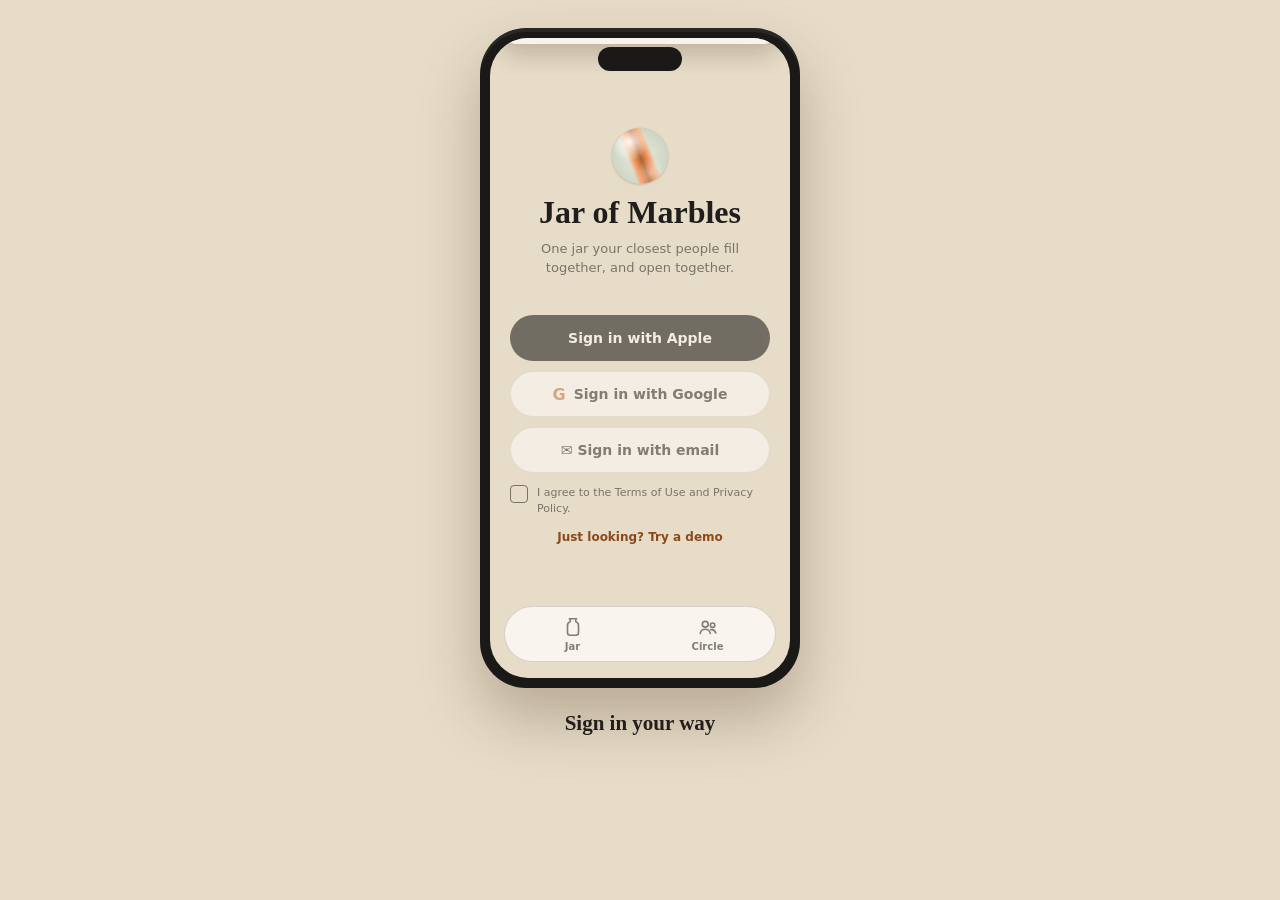
<file: how-it-works.html>
<!doctype html>
<html lang="en">
<head>
<meta charset="utf-8">
<meta name="viewport" content="width=device-width, initial-scale=1">
<title>How Jar of Marbles works</title>
<meta name="description" content="A short animated walkthrough of Jar of Marbles: build your circle, start one jar together, fill it with kindness and hurts, and open it together in person.">
<style>
  :root {
    --bg: #e7dcc7;
    --surface: #f5ead8;
    --sheet: #f9f4ed;
    --ink: #201e1d;
    --muted: rgba(32, 30, 29, .55);
    --border: rgba(32, 30, 29, .16);
    --accent: #c67139;
    --accent-text: #8c491a;
    --accent-tint: #ffe1d0;
    --avatar-bg: #e1eecc;
    --avatar-ink: #3d472b;
    --serif: ui-serif, "New York", Georgia, "Times New Roman", serif;
    --sans: ui-rounded, "SF Pro Rounded", system-ui, -apple-system, "Segoe UI", sans-serif;
  }
  * { box-sizing: border-box; }
  html, body { margin: 0; }
  body {
    background: var(--bg);
    color: var(--ink);
    font-family: var(--sans);
    -webkit-font-smoothing: antialiased;
  }
  html.embedded body { background: transparent; }
  html.embedded .phone { box-shadow: 0 22px 26px -14px rgba(60, 40, 20, .3); }
  html.embedded .wrap { padding: 8px 16px 12px; gap: 14px; }
  .wrap {
    max-width: 360px;
    margin: 0 auto;
    padding: 28px 16px 36px;
    display: flex;
    flex-direction: column;
    align-items: center;
    gap: 22px;
  }
  .stage { width: 100%; }
  .caption {
    margin: 0; min-height: 3.2em; text-align: center;
    font: 700 21px/1.25 var(--serif); color: var(--ink);
    transition: opacity .4s ease;
  }
  .caption.out { opacity: 0; }

  /* ---------- Phone ---------- */
  .stage { display: flex; justify-content: center; }
  .phone-box { width: 320px; height: 660px; position: relative; transform-origin: top left; }
  .phone {
    width: 320px; height: 660px;
    border-radius: 46px;
    background: #1b1917;
    padding: 10px;
    box-shadow: 0 30px 60px rgba(60, 40, 20, .28), 0 4px 0 rgba(255,255,255,.06) inset;
  }
  .screen {
    position: relative;
    width: 300px; height: 640px;
    border-radius: 38px;
    background: var(--bg);
    overflow: hidden;
  }
  .island {
    position: absolute; top: 9px; left: 50%; width: 84px; height: 24px;
    margin-left: -42px; border-radius: 14px; background: #1b1917; z-index: 30;
  }
  .scene {
    position: absolute; inset: 0 0 74px 0;
    padding: 56px 20px 0;
    opacity: 0; visibility: hidden;
    transition: opacity .45s ease;
  }
  .scene.active { opacity: 1; visibility: visible; }

  h2.screen-title { font: 700 26px/1.1 var(--serif); margin: 0 0 6px; }
  .sub { font-size: 13px; color: var(--muted); line-height: 1.4; margin: 0; transition: opacity .3s; }

  /* tab bar */
  .tabbar {
    position: absolute; left: 14px; right: 14px; bottom: 16px; height: 56px;
    border-radius: 28px; background: var(--sheet);
    border: 1px solid var(--border);
    display: flex; align-items: center; justify-content: space-around;
    z-index: 20;
  }
  .tab { display: flex; flex-direction: column; align-items: center; gap: 3px;
         font-size: 10px; color: var(--muted); font-weight: 600; transition: color .3s; width: 64px; }
  .tab svg { width: 22px; height: 22px; fill: none; stroke: currentColor; stroke-width: 1.8; stroke-linecap: round; stroke-linejoin: round; }
  .tab.on { color: var(--accent); }

  /* marbles: the same layers as the app's MarbleView (Components.swift), bottom to top:
     pale glass, a coloured band across the middle at the style's angle, a bright
     highlight top-left, a soft one bottom-right. --hue, --bright and --tilt vary each
     marble slightly, like the app does from each marble's id. */
  .marble {
    --light: #f6a06b; --dark: #b2622d; --angle: 68deg;
    --hue: 0deg; --bright: 1; --tilt: 0deg;
    width: var(--s, 46px); height: var(--s, 46px); border-radius: 50%;
    background:
      radial-gradient(circle at 70% 80%, rgba(255,255,255,.45) 0, rgba(255,255,255,0) calc(var(--s, 46px) * .26)),
      radial-gradient(circle at 31% 25%, rgba(255,255,255,.95) 0, rgba(255,255,255,.5) calc(var(--s, 46px) * .17), rgba(255,255,255,0) calc(var(--s, 46px) * .34)),
      linear-gradient(calc(var(--angle) + var(--tilt)),
        rgba(255,255,255,0) calc(50% - var(--s, 46px) * .22),
        var(--light) calc(50% - var(--s, 46px) * .14),
        var(--dark) 50%,
        var(--light) calc(50% + var(--s, 46px) * .14),
        rgba(255,255,255,0) calc(50% + var(--s, 46px) * .22)),
      radial-gradient(circle at 50% 52%, rgba(236,247,241,.5) 0, rgba(178,206,190,.55) calc(var(--s, 46px) * .55));
    box-shadow: 0 0 0 .5px rgba(0,0,0,.08), 0 1px 3px rgba(0,0,0,.12);
    filter: hue-rotate(var(--hue)) brightness(var(--bright));
    flex: none;
  }
  .amber { --light: #f6a06b; --dark: #b2622d; --angle: 68deg; }
  .sage  { --light: #aebf92; --dark: #728157; --angle: 90deg; }
  .coral { --light: #ffc6a5; --dark: #d67f48; --angle: 112deg; }
  .moss  { --light: #ccdbb2; --dark: #56633f; --angle: 68deg; }
  /* Pulled-out marbles on the shelf: plain and sealed, as in the app's SharedJarView. */
  .shelf-dot { width: 16px; height: 16px; border-radius: 50%; background: linear-gradient(rgba(32,30,29,.35), rgba(32,30,29,.65)); }

  /* buttons */
  .btn {
    display: flex; align-items: center; justify-content: center; gap: 8px;
    height: 46px; border-radius: 23px; font-weight: 600; font-size: 14px;
    transition: opacity .35s, transform .15s;
  }
  .btn.primary { background: var(--accent); color: #fff; }
  .btn.white { background: #fff; border: 1px solid var(--border); color: var(--ink); }
  .btn.black { background: #000; color: #fff; }
  .btn.small { height: 38px; font-size: 13px; }
  .btn.pressed { transform: scale(.96); }

  /* shared bits */
  .label { font-size: 11px; letter-spacing: .08em; text-transform: uppercase; color: var(--muted); font-weight: 700; margin: 14px 0 7px; }
  .chips { display: flex; gap: 8px; flex-wrap: wrap; }
  .chip { padding: 8px 14px; border-radius: 18px; background: var(--surface); font-size: 13px; font-weight: 600; transition: all .25s; border: 1.5px solid transparent; }
  .chip.sel { background: var(--accent-tint); color: #643312; border-color: var(--accent); }
  .chip.pressed { transform: scale(.95); }
  .editor { background: var(--surface); border-radius: 16px; padding: 11px 14px; min-height: 84px; font-size: 14px; line-height: 1.4; }
  .editor.one { min-height: 0; }
  .editor .ph { color: var(--muted); }
  .caret::after { content: ""; display: inline-block; width: 1.5px; height: 15px; background: var(--accent); margin-left: 1px; vertical-align: -2px; animation: blink 1s steps(1) infinite; }
  @keyframes blink { 50% { opacity: 0; } }
  .hint { font-size: 11px; color: var(--muted); margin-top: 6px; line-height: 1.4; }
  .row { display: flex; align-items: center; gap: 12px; background: var(--surface); border-radius: 16px; padding: 10px 14px; }
  .avatar { width: 34px; height: 34px; border-radius: 50%; background: var(--avatar-bg); color: var(--avatar-ink);
            display: flex; align-items: center; justify-content: center; font-weight: 700; font-size: 14px; flex: none; position: relative; }
  .row b { font-size: 14px; display: block; }
  .row small { font-size: 11px; color: var(--muted); }
  .people { display: flex; flex-direction: column; gap: 8px; margin-top: 14px; }
  .pill { margin-left: auto; font-size: 11px; font-weight: 700; padding: 4px 10px; border-radius: 10px; transition: all .35s; }
  .pill.invited { background: rgba(32,30,29,.07); color: var(--muted); }
  .pill.joined { background: var(--avatar-bg); color: var(--avatar-ink); }
  .dim { position: absolute; inset: 0; background: rgba(32,30,29,.35); opacity: 0; transition: opacity .35s; visibility: hidden; z-index: 5; }
  .dim.on { opacity: 1; visibility: visible; }
  .sheet {
    position: absolute; left: 0; right: 0; bottom: 0; background: var(--sheet);
    border-radius: 26px 26px 0 0; padding: 22px 20px 100px; z-index: 6;
    transform: translateY(calc(100% + 110px)); transition: transform .5s cubic-bezier(.2,.8,.2,1);
  }
  .sheet.on { transform: none; }
  .prompt { font: italic 400 15px/1.4 var(--serif); margin: 14px 0 8px; }
  .sheet.tall { top: 64px; padding-top: 20px; }
  .sheet h3 { margin: 0 0 4px; font: 700 20px var(--serif); }
  .sheet .btn { margin-top: 12px; }
  .toast {
    position: absolute; left: 20px; right: 20px; bottom: 70px; z-index: 7;
    background: var(--ink); color: #fff; border-radius: 14px; padding: 10px 14px; font-size: 12px; line-height: 1.4;
    opacity: 0; transform: translateY(8px); transition: opacity .35s, transform .35s;
  }
  .toast.on { opacity: 1; transform: none; }
  .check { display: flex; gap: 9px; align-items: flex-start; font-size: 11px; color: var(--muted); line-height: 1.4; margin-top: 14px; }
  .box { width: 18px; height: 18px; border-radius: 4px; border: 1.5px solid var(--muted); flex: none; position: relative; transition: all .25s; }
  .box.on { background: var(--accent); border-color: var(--accent); }
  .box::after { content: ""; position: absolute; left: 5px; top: 1px; width: 5px; height: 10px; border: solid #fff; border-width: 0 2px 2px 0;
                transform: rotate(45deg) scale(0); transition: transform .2s; }
  .box.on::after { transform: rotate(45deg) scale(1); }
  .box.pressed { transform: scale(.9); }

  /* ---------- Scene 1: sign in ---------- */
  .s1 { display: flex; flex-direction: column; justify-content: center; text-align: center; padding-top: 30px; }
  .s1 .hero { display: flex; flex-direction: column; align-items: center; gap: 12px; margin-bottom: 38px; }
  .s1 h1 { font: 700 32px/1 var(--serif); margin: 0; }
  .s1 .tag { font-size: 13px; color: var(--muted); line-height: 1.45; padding: 0 20px; }
  .s1 .btns { display: flex; flex-direction: column; gap: 10px; }
  .s1 .btns .btn { opacity: .5; }
  .s1.agreed .btns .btn { opacity: 1; }
  .s1 .check { text-align: left; margin-top: 12px; }
  .demo-link { font-size: 12px; font-weight: 600; color: var(--accent-text); margin-top: 14px; }

  /* ---------- Scene 2: circle ---------- */
  .person-new { max-height: 0; opacity: 0; overflow: hidden; padding-top: 0; padding-bottom: 0; transition: all .5s ease; }
  .person-new.in { max-height: 60px; opacity: 1; padding-top: 10px; padding-bottom: 10px; }
  .add-card { margin-top: 12px; border: 1.5px dashed var(--border); border-radius: 16px; padding: 14px; text-align: center;
              font-weight: 600; font-size: 14px; color: var(--accent-text); transition: transform .15s; }
  .add-card.pressed { transform: scale(.97); }
  .scanner {
    position: absolute; inset: 0; background: #151311; z-index: 7; opacity: 0; visibility: hidden; transition: opacity .35s;
    display: flex; flex-direction: column; align-items: center; justify-content: center; gap: 22px; color: #fff; text-align: center; padding: 20px;
  }
  .scanner.on { opacity: 1; visibility: visible; }
  .finder { width: 170px; height: 170px; position: relative; border-radius: 18px; }
  .finder i { position: absolute; width: 30px; height: 30px; border: 3px solid #fff; }
  .finder i:nth-child(1) { top:0; left:0; border-width: 3px 0 0 3px; border-radius: 16px 0 0 0; }
  .finder i:nth-child(2) { top:0; right:0; border-width: 3px 3px 0 0; border-radius: 0 16px 0 0; }
  .finder i:nth-child(3) { bottom:0; left:0; border-width: 0 0 3px 3px; border-radius: 0 0 0 16px; }
  .finder i:nth-child(4) { bottom:0; right:0; border-width: 0 3px 3px 0; border-radius: 0 0 16px 0; }
  .qr { position: absolute; inset: 26px; display: grid; grid-template-columns: repeat(9, 1fr); gap: 2px; opacity: .9; }
  .qr span { background: #fff; border-radius: 1px; }
  .qr span.o { background: transparent; }
  .laser { position: absolute; left: 6px; right: 6px; top: 6px; height: 2px; background: #ff8f57; box-shadow: 0 0 10px #ff8f57; opacity: 0; }
  .laser.go { opacity: 1; animation: scan 1.4s ease-in-out infinite alternate; }
  @keyframes scan { to { transform: translateY(156px); } }
  .scanner p { margin: 0; font-size: 13px; opacity: .85; }
  .confirm {
    background: var(--sheet); color: var(--ink); border-radius: 22px; padding: 18px; width: 100%;
    display: none; flex-direction: column; gap: 6px;
  }
  .confirm.on { display: flex; }
  .confirm h4 { margin: 0; font: 700 18px var(--serif); }
  .confirm .nm { font-size: 22px; font-weight: 700; }
  .confirm .ok { font-size: 11px; color: var(--avatar-ink); }

  /* ---------- Scene 3: start a jar ---------- */
  .start-card { margin-top: 26px; border: 1.5px dashed var(--border); border-radius: 18px; padding: 22px 16px; text-align: center; transition: transform .15s; }
  .start-card b { display: block; font-size: 15px; color: var(--accent-text); }
  .start-card small { display: block; font-size: 12px; color: var(--muted); margin-top: 6px; line-height: 1.4; }
  .start-card.pressed { transform: scale(.97); }
  .members { display: none; }
  .members.on { display: block; }

  /* ---------- Scenes 4 to 6: the jar ---------- */
  .jarwrap { position: relative; height: 300px; margin-top: 10px; }
  .jarwrap svg.jar { position: absolute; left: 50%; bottom: 0; width: 210px; margin-left: -105px; overflow: visible; }
  .pile { position: absolute; left: 50%; bottom: 0; width: 210px; margin-left: -105px; height: 300px; }
  .pile .marble { position: absolute; opacity: 0; }
  .pile .marble.here { opacity: 1; }
  .pile .marble.in { animation: fall .9s cubic-bezier(.5,0,.9,.6) forwards; }
  @keyframes fall {
    0% { opacity: 1; transform: translateY(-320px); }
    70% { opacity: 1; transform: translateY(0); }
    84% { opacity: 1; transform: translateY(-10px); }
    100% { opacity: 1; transform: translateY(0); }
  }
  .pile .marble.out { opacity: 1; animation: rise 1.1s cubic-bezier(.3,.7,.3,1) forwards; z-index: 4; }
  @keyframes rise {
    0% { opacity: 1; transform: translate(0, 0); }
    55% { opacity: 1; transform: translate(10px, -170px); }
    100% { opacity: 0; transform: translate(70px, -200px); }
  }
  .shelf { position: absolute; right: -6px; top: 42px; width: 58px; text-align: center; }
  .shelf .plank { height: 6px; border-radius: 3px; background: #c9b79a; margin-top: 2px; }
  .shelf .shelf-dot { margin: 0 auto; opacity: 0; transform: scale(.4); transition: opacity .35s, transform .45s cubic-bezier(.3,1.6,.5,1); }
  .shelf .shelf-dot.on { opacity: 1; transform: none; }
  .shelf small { display: block; font-size: 9px; color: var(--muted); font-weight: 700; letter-spacing: .06em; text-transform: uppercase; margin-top: 4px; }
  .jar-actions { position: absolute; left: 20px; right: 20px; bottom: 12px; display: flex; gap: 10px; transition: opacity .3s; }
  .jar-actions .btn { flex: 1; }
  .jar-actions.off, .propose.off { opacity: 0; pointer-events: none; }
  .propose { position: absolute; left: 20px; right: 20px; bottom: 12px; transition: opacity .3s; }
  .push {
    position: absolute; top: 44px; left: 10px; right: 10px; z-index: 25;
    display: flex; gap: 10px; align-items: center;
    background: rgba(249, 244, 237, .97); border-radius: 18px; padding: 10px 12px;
    box-shadow: 0 10px 24px rgba(40, 25, 10, .22);
    transform: translateY(-160%); transition: transform .5s cubic-bezier(.2,.8,.2,1);
  }
  .push.on { transform: none; }
  .push .icon { width: 34px; height: 34px; border-radius: 9px; background: var(--surface); display: flex; align-items: center; justify-content: center; flex: none; }
  .push b { display: block; font-size: 12px; }
  .push span { display: block; font-size: 11px; color: var(--muted); line-height: 1.35; }

  /* ---------- Scene 7: the code ---------- */
  .code { display: flex; gap: 10px; justify-content: center; margin: 26px 0 8px; }
  .code span { width: 50px; height: 62px; border-radius: 14px; background: #fff; border: 1px solid var(--border);
               display: flex; align-items: center; justify-content: center; font: 700 32px var(--serif); }
  .valid { text-align: center; font-size: 12px; color: var(--muted); }
  .who { display: flex; justify-content: center; gap: 14px; margin-top: 30px; }
  .who div { text-align: center; font-size: 11px; color: var(--muted); font-weight: 600; }
  .who .avatar { width: 44px; height: 44px; font-size: 16px; margin: 0 auto 6px; opacity: .45; transition: opacity .35s; }
  .who .avatar.ok { opacity: 1; }
  .who .avatar::after {
    content: "✓"; position: absolute; right: -3px; bottom: -3px; width: 18px; height: 18px; border-radius: 50%;
    background: var(--accent); color: #fff; font-size: 11px; display: flex; align-items: center; justify-content: center;
    transform: scale(0); transition: transform .3s cubic-bezier(.3,1.6,.5,1);
  }
  .who .avatar.ok::after { transform: scale(1); }
  .count { text-align: center; margin-top: 20px; font-weight: 700; font-size: 14px; }
  .unlocked { text-align: center; margin-top: 18px; opacity: 0; transform: scale(.9); transition: opacity .4s, transform .4s; }
  .unlocked.on { opacity: 1; transform: none; }
  .unlocked b { display: block; font: 700 22px var(--serif); color: var(--accent-text); }
  .unlocked small { font-size: 12px; color: var(--muted); }

  /* ---------- Scene 8: reveal ---------- */
  .card {
    position: absolute; left: 20px; right: 20px; top: 120px;
    background: var(--sheet); border-radius: 24px; padding: 20px;
    box-shadow: 0 14px 30px rgba(60, 40, 20, .16);
    opacity: 0; transform: translateY(14px) scale(.98); transition: opacity .4s, transform .4s;
    visibility: hidden;
  }
  .card.on { opacity: 1; transform: none; visibility: visible; }
  .card .head { display: flex; align-items: center; gap: 12px; }
  .card .head b { display: block; font-size: 15px; }
  .card .head small { font-size: 12px; color: var(--muted); }
  .card blockquote { margin: 16px 0 0; font: 400 20px/1.35 var(--serif); min-height: 82px; }
  .sealed-box { margin-top: 16px; border: 1.5px dashed var(--border); border-radius: 16px; padding: 18px; text-align: center; font-size: 12px; color: var(--muted); line-height: 1.45; }
  .sealed-box.off, .mine.off { display: none; }
  .mine { margin-top: 14px; }
  .mine p { margin: 0 0 4px; font-size: 12px; font-weight: 700; color: var(--accent-text); text-align: center; }
  .mine .btn { margin-top: 8px; }
  .card .next { margin-top: 16px; }
  .card .fine { font-size: 11px; color: var(--muted); margin-top: 8px; line-height: 1.4; }
  .card.end { text-align: center; }
  .card.end h3 { margin: 10px 0 6px; font: 700 22px var(--serif); }
  .card.end p { margin: 0; font-size: 13px; color: var(--muted); line-height: 1.45; }

  /* ---------- finger ---------- */
  .finger {
    position: absolute; width: 30px; height: 30px; margin: -15px 0 0 -15px; border-radius: 50%;
    background: rgba(32,30,29,.28); border: 2px solid rgba(255,255,255,.85); z-index: 40; pointer-events: none;
    transition: left .55s cubic-bezier(.4,0,.2,1), top .55s cubic-bezier(.4,0,.2,1), opacity .3s, transform .15s;
    left: 150px; top: 700px; opacity: 0;
  }
  .finger.show { opacity: 1; }
  .finger.tap { transform: scale(.78); }

  @media (prefers-reduced-motion: reduce) {
    .finger { display: none; }
    .laser.go { animation: none; }
  }
</style>
</head>
<body>
<main class="wrap">
  <div class="stage">
    <div class="phone-box" id="box">
      <div class="phone" role="img" aria-label="Animated walkthrough of the Jar of Marbles app: build a circle, start a shared jar, add kindness, pull one out for a hurt, and open the jar together in person">
        <div class="screen" id="screen">
          <div class="island"></div>

          <!-- 1. Sign in -->
          <section class="scene s1" id="s1">
            <div class="hero">
              <div class="marble amber" style="--s:56px"></div>
              <h1>Jar of Marbles</h1>
              <div class="tag">One jar your closest people fill together, and open together.</div>
            </div>
            <div class="btns">
              <div class="btn black" id="b-apple"> Sign in with Apple</div>
              <div class="btn white"><b style="color:var(--accent);font-size:16px">G</b> Sign in with Google</div>
              <div class="btn white">✉ Sign in with email</div>
            </div>
            <div class="check"><div class="box" id="terms-box"></div><div>I agree to the Terms of Use and Privacy Policy.</div></div>
            <div class="demo-link">Just looking? Try a demo</div>
          </section>

          <!-- 2. Circle -->
          <section class="scene s2" id="s2">
            <h2 class="screen-title">Your circle</h2>
            <p class="sub">Up to 6 people, you included. Add someone in person with their code, or by email.</p>
            <div class="people">
              <div class="row"><div class="avatar">D</div><div><b>Dad</b></div></div>
              <div class="row"><div class="avatar">P</div><div><b>Priya</b></div></div>
              <div class="row person-new" id="maya-row"><div class="avatar">M</div><div><b>Maya</b></div></div>
            </div>
            <div class="add-card" id="add-card">Add someone close</div>

            <div class="dim" id="dim2"></div>
            <div class="sheet" id="sheet2">
              <h3>Add someone close</h3>
              <div class="btn white" id="b-email">Add via email</div>
              <div class="btn primary" id="b-qr">Scan their code</div>
            </div>
            <div class="scanner" id="scanner">
              <div class="finder" id="finder">
                <i></i><i></i><i></i><i></i>
                <div class="qr" id="qr"></div>
                <div class="laser" id="laser"></div>
              </div>
              <p id="scan-hint">Point your camera at their Jar of Marbles code</p>
              <div class="confirm" id="confirm">
                <h4>Add to your circle?</h4>
                <div class="nm">Maya</div>
                <div class="ok">Verified: this came from a real Jar of Marbles code.</div>
                <div class="btn primary" id="b-add" style="margin-top:8px">Add</div>
              </div>
            </div>
          </section>

          <!-- 3. Start a jar -->
          <section class="scene s3" id="s3">
            <div id="start-empty">
              <h2 class="screen-title">Your jar</h2>
              <p class="sub">A jar is shared by 3 to 6 people from your circle. Everyone has to say yes.</p>
              <div class="start-card" id="start-card"><b>Start a shared jar</b><small>Fill it together. Open it together, in person.</small></div>
            </div>
            <div class="members" id="members">
              <h2 class="screen-title">Sunday Table</h2>
              <p class="sub" id="members-sub">Waiting for everyone to say yes.</p>
              <div class="people">
                <div class="row"><div class="avatar">Y</div><div><b>You</b></div><span class="pill joined">Joined</span></div>
                <div class="row"><div class="avatar">D</div><div><b>Dad</b></div><span class="pill invited" id="pill-dad">Invited</span></div>
                <div class="row"><div class="avatar">M</div><div><b>Maya</b></div><span class="pill invited" id="pill-maya">Invited</span></div>
                <div class="row"><div class="avatar">P</div><div><b>Priya</b></div><span class="pill invited" id="pill-priya">Invited</span></div>
              </div>
            </div>

            <div class="dim" id="dim3"></div>
            <div class="sheet tall" id="sheet3">
              <h3>Start a shared jar</h3>
              <div class="label">Name</div>
              <div class="editor one"><span class="ph" id="name-ph">e.g. Sunday Table</span><span id="name-typed"></span></div>
              <div class="label">Who's in it</div>
              <div class="chips">
                <div class="chip" id="c3-dad">Dad</div>
                <div class="chip" id="c3-maya">Maya</div>
                <div class="chip" id="c3-priya">Priya</div>
              </div>
              <div class="label">Size</div>
              <div class="chips">
                <div class="chip" id="sz-small">Small · 4 each</div>
                <div class="chip" id="sz-standard">Standard · 6 each</div>
              </div>
              <div class="check"><div class="box" id="safe-box"></div><div>I understand this isn't therapy, and isn't right for a group where anyone feels unsafe.</div></div>
              <div class="btn primary" id="b-invite">Send invitations</div>
            </div>
          </section>

          <!-- 4 to 6. The jar -->
          <section class="scene s-jar" id="s-jar">
            <h2 class="screen-title">Sunday Table</h2>
            <p class="sub" id="jar-sub"></p>
            <div class="jarwrap">
              <svg class="jar" viewBox="0 0 210 300" aria-hidden="true">
                <rect x="55" y="6" width="100" height="26" rx="8" fill="#c9b79a"/>
                <path d="M62 32 h86 v16 c0 8 20 18 20 40 v170 c0 22 -14 36 -36 36 h-54 c-22 0 -36 -14 -36 -36 v-170 c0 -22 20 -32 20 -40z"
                      fill="rgba(255,255,255,.34)" stroke="rgba(32,30,29,.28)" stroke-width="2.5"/>
                <path d="M54 110 v140" stroke="rgba(255,255,255,.7)" stroke-width="6" stroke-linecap="round"/>
              </svg>
              <div class="pile" id="pile"></div>
              <div class="shelf"><div class="shelf-dot" id="shelf-marble"></div><div class="plank"></div><small>Shelf</small></div>
            </div>
            <div class="jar-actions" id="jar-actions">
              <div class="btn primary small" id="b-kind">Add kindness</div>
              <div class="btn white small" id="b-hurt">Pull one out</div>
            </div>
            <div class="propose off" id="propose"><div class="btn primary" id="b-propose">Propose a time to open it</div></div>
            <div class="toast" id="toast"></div>

            <div class="dim" id="dim-jar"></div>
            <div class="sheet tall" id="kind-sheet">
              <h3>Add kindness</h3>
              <div class="label">For</div>
              <div class="chips">
                <div class="chip" id="k-dad">Dad</div>
                <div class="chip" id="k-maya">Maya</div>
                <div class="chip" id="k-priya">Priya</div>
              </div>
              <div class="label" id="k-say">What did you notice?</div>
              <div class="editor"><span class="ph" id="k-ph">e.g. For showing up exactly when you said you would…</span><span id="k-typed"></span></div>
              <div class="hint">Sealed until the whole jar opens it together.</div>
              <div class="label">Pick the marble</div>
              <div class="chips">
                <div class="chip" id="p-amber" style="padding:3px"><div class="marble amber" style="--s:30px"></div></div>
                <div class="chip" id="p-sage" style="padding:3px"><div class="marble sage" style="--s:30px"></div></div>
                <div class="chip" id="p-coral" style="padding:3px"><div class="marble coral" style="--s:30px"></div></div>
                <div class="chip" id="p-moss" style="padding:3px"><div class="marble moss" style="--s:30px"></div></div>
              </div>
              <div class="btn primary" id="b-seal">Seal it in</div>
            </div>
            <div class="sheet tall" id="hurt-sheet">
              <h3>Pull one out</h3>
              <p class="sub">For something that hurt. It takes a marble out of the jar.</p>
              <div class="prompt">When ___ happened, I felt ___, and I need ___.</div>
              <div class="editor" style="min-height:104px"><span class="ph" id="h-ph">Say what happened, how it felt, and what you need.</span><span id="h-typed"></span></div>
              <div class="hint">No one in the jar will see who wrote this. We keep a private record only in case it's reported.</div>
              <div class="btn primary" id="b-pullout">Pull it out</div>
            </div>
            <div class="sheet" id="prop-sheet">
              <h3>When shall we open it?</h3>
              <p class="sub">Pick a time you can all be in the same room.</p>
              <div class="label">Time</div>
              <div class="chips">
                <div class="chip" id="t-fri">Friday, 8 pm</div>
                <div class="chip" id="t-sat">Saturday, 7 pm</div>
              </div>
              <div class="hint">Everyone gets a nudge. The proposal lasts 7 days.</div>
              <div class="btn primary" id="b-prop-send">Propose</div>
            </div>
          </section>

          <!-- 7. Open it together -->
          <section class="scene s7" id="s7">
            <h2 class="screen-title">Open Sunday Table</h2>
            <p class="sub">You're hosting. Show this code to everyone in the room.</p>
            <div class="code"><span>4</span><span>8</span><span>1</span><span>7</span></div>
            <div class="valid">Valid for 10 minutes</div>
            <div class="who">
              <div><div class="avatar ok">Y</div>You</div>
              <div><div class="avatar" id="w-dad">D</div>Dad</div>
              <div><div class="avatar" id="w-maya">M</div>Maya</div>
              <div><div class="avatar" id="w-priya">P</div>Priya</div>
            </div>
            <div class="count" id="count">1 of 4 have entered the code</div>
            <div class="unlocked" id="unlocked"><b>Unlocked</b><small>Everyone's here. Nothing opens unless all of you are.</small></div>
          </section>

          <!-- 8. Reveal -->
          <section class="scene s8" id="s8">
            <h2 class="screen-title">Reading together</h2>
            <p class="sub" id="reveal-sub">One at a time, on every phone</p>

            <div class="card" id="card-kind">
              <div class="head"><div class="avatar" style="width:40px;height:40px">D</div><div><b>From Dad, for Maya</b><small>Kindness</small></div></div>
              <blockquote id="kind-quote"></blockquote>
              <div class="btn white small next" id="b-next1">Next marble</div>
            </div>

            <div class="card" id="card-hurt">
              <div class="head"><div class="shelf-dot" style="width:40px;height:40px"></div><div><b>A marble that was pulled out</b><small id="hurt-meta">Sealed</small></div></div>
              <div class="sealed-box" id="sealed-box">Sealed. Only the person who wrote it can open it, and only if they want to.</div>
              <div class="mine" id="mine">
                <p>This one is yours.</p>
                <div class="btn primary small" id="b-share">Share it</div>
                <div class="btn white small">Pass for tonight</div>
              </div>
              <blockquote id="hurt-quote" style="display:none"></blockquote>
              <div class="fine" id="hurt-fine" style="display:none">Shared without a name.</div>
            </div>

            <div class="card end" id="card-end">
              <div class="marble coral" style="--s:46px;margin:0 auto"></div>
              <h3>That's every marble</h3>
              <p>What you read tonight is deleted. Sunday Table starts again, empty, with the same four of you.</p>
            </div>
          </section>

          <div class="tabbar" aria-hidden="true">
            <div class="tab" id="t-jar"><svg viewBox="0 0 24 24"><path d="M8 3h8M9 3v3c-2 1-3 2-3 4v8a3 3 0 0 0 3 3h6a3 3 0 0 0 3-3v-8c0-2-1-3-3-4V3"/></svg>Jar</div>
            <div class="tab" id="t-circle"><svg viewBox="0 0 24 24"><circle cx="9" cy="9" r="3.2"/><circle cx="17" cy="10" r="2.4"/><path d="M3.5 19c.6-3 3-4.5 5.5-4.5s4.9 1.5 5.5 4.5M15 15c2.5-.3 4.7.9 5.5 3.5"/></svg>Circle</div>
          </div>

          <div class="push" id="push">
            <div class="icon"><div class="marble amber" style="--s:20px"></div></div>
            <div><b>Sunday Table is full</b><span>Time to find a moment to open it together.</span></div>
          </div>

          <div class="finger" id="finger"></div>
        </div>
      </div>
    </div>
  </div>

  <p class="caption" id="caption" aria-live="polite"></p>
</main>

<script src="js/how-it-works.js"></script>
</body>
</html>
</file>
